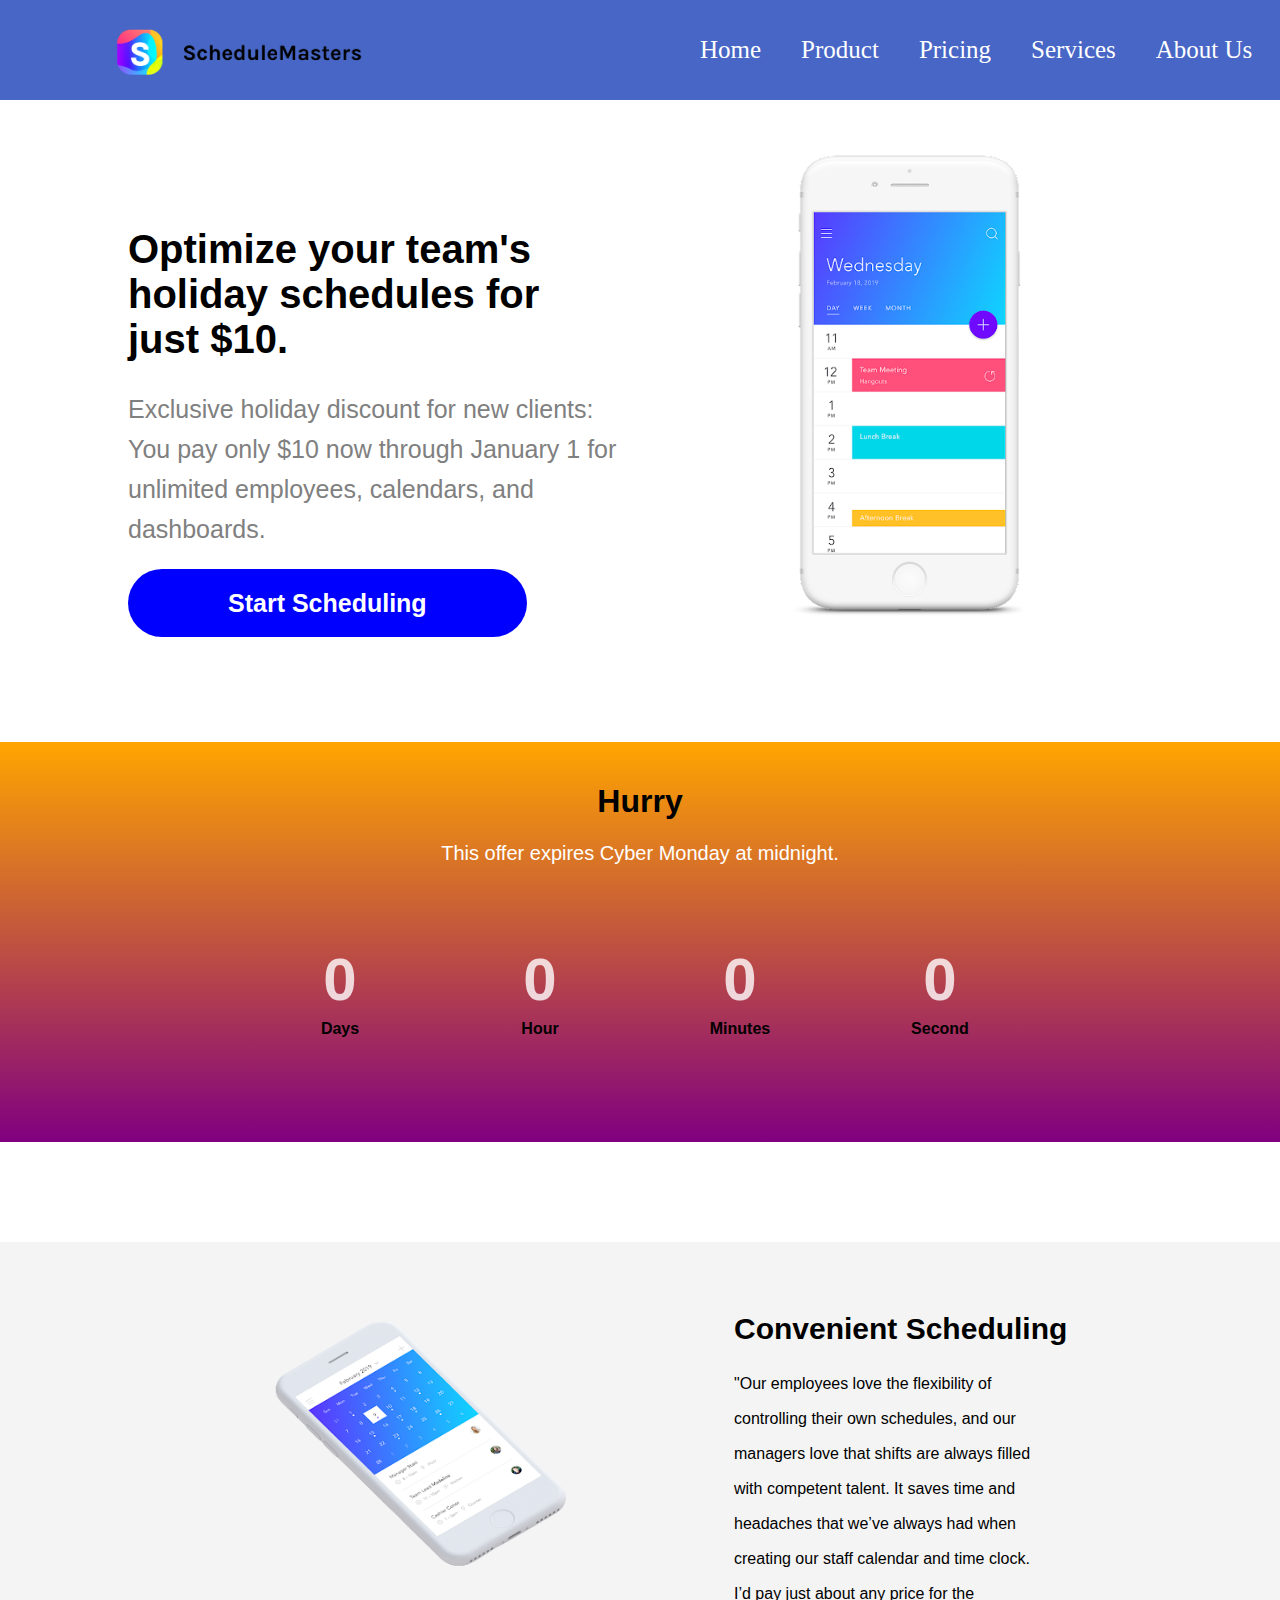
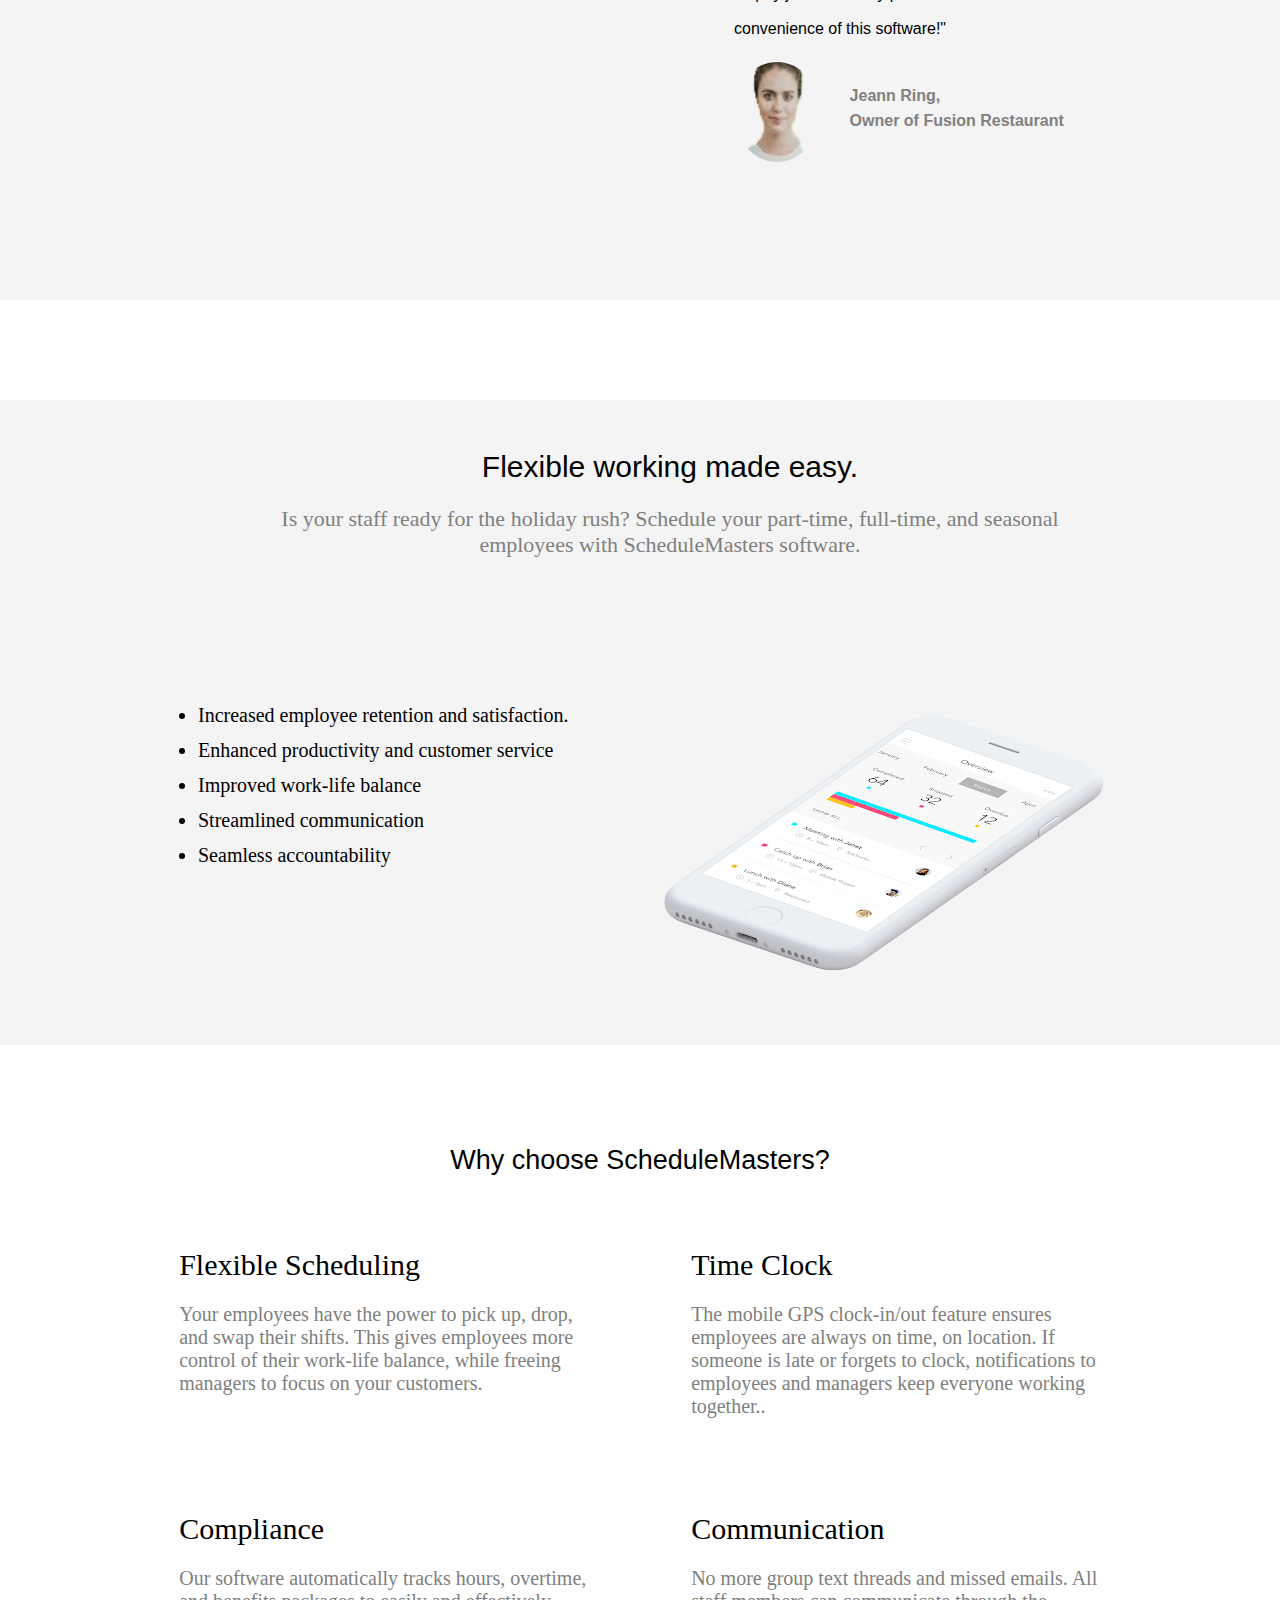
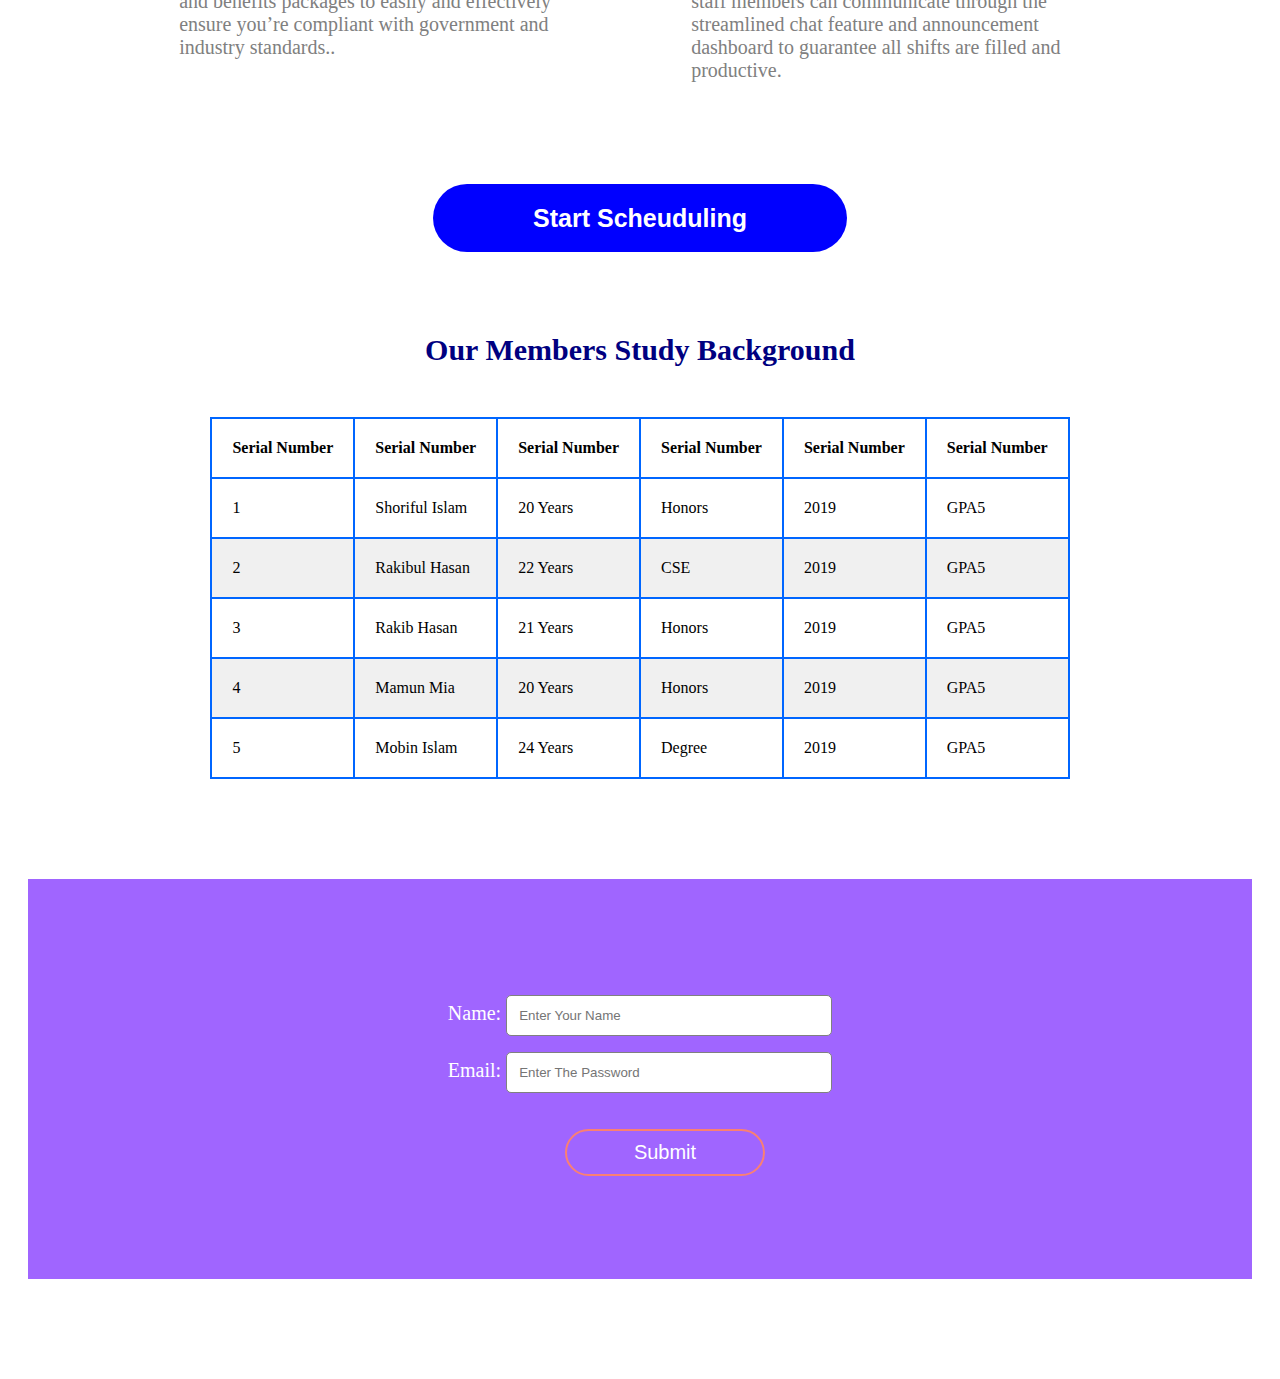
<file: index.html>
<!DOCTYPE html>
<html lang="en">
<head>
    <meta charset="UTF-8">
    <meta http-equiv="X-UA-Compatible" content="IE=edge">
    <meta name="viewport" content="width=device-width, initial-scale=1.0">
    <title>My seceond portfolio website</title>
    <link rel="stylesheet" href="css/style.css">
</head>
<body>

    <nav class="navbar">
        <div class="logo">
            <img src="image/logo.png" alt="">
        </div>

        <div>
            <ul class="nav-links">
                <li><a href="#">Home </a></li>
                <li><a href="#">Product</a></li>
                <li><a href="#">Pricing</a></li>
                <li><a href="css/serice.html">Services</a></li>
                <li><a href="#">About Us</a></li>
            </ul>
        </div>
    </nav>

    <section class="container">
        <div class="banner-area">
            <h1>Optimize your team's <br> holiday schedules for <br> just $10.</h1>
            <p>Exclusive holiday discount for new clients: You pay only $10 now through January 1 for unlimited employees, calendars, and dashboards. </p>

            <a href="#">Start Scheduling</a>
        </div>

        <div class="banner-area">
            <img src="image/banner.png" alt="">
        </div>
    </section>


    <!-- ----main section option----- -->

    <section class="main-section">
         <div class="time-title">
        <h1>Hurry</h1>
        <p>This offer expires Cyber Monday at midnight. </p>
         </div>

        <div class="time-counting">
            <div>
            <h1>0</h1> 
            <p>Days</p>
        </div>
        <div>
            <h1>0</h1> 
            <p>Hour</p>
        </div>
        <div>
            <h1>0</h1> 
            <p>Minutes</p>
        </div>
        <div>
            <h1>0</h1> 
            <p>Second</p>
        </div>
        </div>
    </section>


    <section class="convenience">
       <div class="convence-group">
         <img src="image/main page mobile2.png" alt="">
       </div>

       <div class="convence-group1">
         <h1>Convenient Scheduling</h1>
         <p>"Our employees love the flexibility of controlling their own schedules, and our managers love that shifts are always filled with competent talent. It saves time and headaches that we’ve always had when creating our staff calendar and time clock. I’d pay just about any price for the convenience of this software!"</p>


         <div class="owner">
            <img src="image/owner.png"alt="">

            <h1>Jeann Ring, <br>
Owner of Fusion Restaurant</h1>
         </div>
       </div>
    </section>








    <section class="counting">
        <div class="counter-title">
            <h1>Flexible working made easy.</h1>

            <p>Is your staff ready for the holiday rush? Schedule your part-time, full-time, and seasonal <br> employees with ScheduleMasters software.</p>
        </div>

        <div class="counter">
            <div class="counter-group">
                <ul>
                    <li>Increased employee retention and satisfaction.</li>
                    <li>Enhanced productivity and customer service</li>
                    <li>Improved work-life balance </li>
                    <li>Streamlined communication</li>
                    <li>Seamless accountability </li>
                </ul>
            </div>

            <div class="counter-group1">
                <img src="image/counter mobile2.png" alt="">
            </div>
        </div>
    </section>







    <!-- -----discuss----- -->

    <section>
        <h1 class="discuss-title">Why choose ScheduleMasters?</h1>

        <div class="discuss">
            <div class="discuss-group">
                <h1>Flexible Scheduling</h1>
                <p>Your employees have the power to pick up, drop, and swap their shifts. This gives employees more control of their work-life balance, while freeing managers to focus on your customers.</p>
            </div>
            <div class="discuss-group">
                <h1>Time Clock</h1>
                <p>The mobile GPS clock-in/out feature ensures employees are always on time, on location. If someone is late or forgets to clock, notifications to employees and managers keep everyone working together..</p>
            </div>
             </div>

            
           <div class="discus">
             <div class="discuss-group">
                <h1>Compliance</h1>
                <p>Our software automatically tracks hours, overtime, and benefits packages to easily and effectively ensure you’re compliant with government and industry standards..</p>
            </div>
            <div class="discuss-group">
                <h1>Communication</h1>
                <p>No more group text threads and missed emails. All staff members can communicate through the streamlined chat feature and announcement dashboard to guarantee all shifts are filled and productive.</p>

            </div>

           
           </div>

           <div class="button">
             <a href="#">Start Scheuduling</a>
           </div>

       
        </section>



        <section class="table">
            <h1 style="text-align: center; color:navy; font-size: 30px; margin-bottom: 50px; ">Our Members Study Background</h1>
            <table>
                <thead>
                    <th>Serial Number</th>
                    <th>Serial Number</th>
                    <th>Serial Number</th>
                    <th>Serial Number</th>
                    <th>Serial Number</th>
                    <th>Serial Number</th>

                </thead>
                <tbody>
                    <tr>
                        <td>1</td>
                        <td>Shoriful Islam</td>
                        <td>20 Years</td>
                        <td>Honors</td>
                        <td>2019</td>
                        <td>GPA5</td>
                    </tr>
                    <tr>
                        <td>2</td>
                        <td>Rakibul Hasan</td>
                        <td>22 Years</td>
                        <td>CSE</td>
                        <td>2019</td>
                        <td>GPA5</td>
                    </tr>
                    <tr>
                        <td>3</td>
                        <td>Rakib Hasan</td>
                        <td>21 Years</td>
                        <td>Honors</td>
                        <td>2019</td>
                        <td>GPA5</td>
                    </tr>
                    <tr>
                        <td>4</td>
                        <td>Mamun Mia</td>
                        <td>20 Years</td>
                        <td>Honors</td>
                        <td>2019</td>
                        <td>GPA5</td>
                    </tr>
                    <tr>
                        <td>5</td>
                        <td>Mobin Islam</td>
                        <td>24 Years</td>
                        <td>Degree</td>
                        <td>2019</td>
                        <td>GPA5</td>
                    </tr>
                </tbody>
            </table>
        </section>



    <!-- -----Registration section----- -->
    <section>
        <form class="registration">

            <p>
                <label for=""> Name: 
                    <input type="text" name="" placeholder="Enter Your Name" id="">
                </label>
            </p>
            <p>
                <label for=""> Email:
                    <input type="email" placeholder="Enter The Password" name="" id="">
                </label>
            </p>
           
            <button type="submit">Submit</button>
        </form>

    </section>



    
    
</body>
</html>
</file>
<file: css/style.css>
body {
    margin: 0;
    padding: 0;
    box-sizing: border-box;
    overflow-x: hidden;


}

.navbar {
    display: flex;
    background-color: rgb(71, 102, 197);
}

.navbar div {
    width: 50%;
}

.logo img {
    width: 40%;
    margin-left: 15%;
    padding: 10px;
    color: white;
}

.nav-links {
    display: flex;
}

.nav-links li {
    padding: 20px;

    list-style: none;
}

.nav-links li a:hover {
    transition: .5s;
    color: olivedrab;

}

.nav-links li a {
    text-decoration: none;
    font-size: 25px;
    color: white;
}




/* -----container option css------ */

.container {
    display: flex;
    width: 100%;
    margin-top: 100px;
}


.banner-area {
    width: 50%;
    margin-left: 10%;
}

.banner-area img {
    width: 55%;
    margin-top: -70px;

}

.banner-area h1 {
    font-size: 40px;
    font-family: Arial, Helvetica, sans-serif;
}

.banner-area p {
    font-size: 25px;
    line-height: 40px;
    margin-bottom: 40px;
    color: grey;
    font-family: Arial, Helvetica, sans-serif;
    font-weight: 100;
}

.banner-area a {
    text-decoration: none;
    background-color: blue;
    padding: 20px 100px;
    color: white;
    border-radius: 50px;
    font-size: 25px;
    font-family: Arial, Helvetica, sans-serif;
    font-weight: 700;
}







/*----- main section option css-------- */
.main-section {
    width: 100%;
    background-image: linear-gradient(orange, purple);
    text-align: center;
    margin-top: 100px;
    height: 400px;
}

.time-counting {
    display: flex;
    justify-content: center;

}

.time-title {
    padding: 20px;
    font-family: Arial, Helvetica, sans-serif;
    font-weight: 100;
}

.time-title p {
    font-size: 20px;
    color: white;
}


.time-counting div {
    width: 200px;
    font-size: 30px;
    font-family: Arial, Helvetica, sans-serif;
}

.time-counting h1 {
    margin-bottom: -10px;
    color: rgba(255, 255, 255, 0.795);

}

.time-counting p {
    font-size: 16px;
    font-weight: bold;
}


/* ----new section---- */
.convenience {
    display: flex;
    justify-content: start;
    width: 100%;
    padding: 10px;
    background-color: rgba(211, 211, 211, 0.24);
    margin-top: 100px;
}

.convence-group {
    width: 50%;
    padding: 20px;
    margin-left: 10%;

}

.convence-group img {
    width: 100%;
}

.convence-group1 {
    width: 50%;
    margin: 10%;
    margin-top: 40px;
}

.convence-group1 h1 {
    font-size: 30px;
    font-family: Arial, Helvetica, sans-serif;
}

.convence-group1 p {
    font-family: Arial, Helvetica, sans-serif;
    font-size: 16px;
    margin-right: 30%;
    line-height: 35px;
}


.owner {
    display: flex;
}

.owner img {
    border-radius: 50%;
    width: 20%;
    height: 100px;
}

.owner h1 {
    font-size: 16px;
    line-height: 25px;
    padding: 10px;
    margin-left: 20px;
    color: grey;
}







/*--- another section css---- */


.counting {
    width: 100%;
    background-color: rgba(211, 211, 211, 0.24);
    margin-top: 100px;
    padding: 30px;
}

.counter {
    display: flex;
    margin-top: 120px;
}

.counter-title {
    text-align: center;
}

.counter-title h1 {
    font-size: 30px;
    font-weight: 100;
    font-family: Arial, Helvetica, sans-serif;
}

.counter-title p {
    font-size: 22px;
    color: grey;
}

.counter-group {
    width: 40%;
    font-size: 20px;
    margin-left: 10%;
    line-height: 35px;
}



.counter-group1 {
    width: 60%;
}





/* ------new secton csss----- */

.discuss {
    display: flex;
    width: 80%;
    margin: auto;
    margin-bottom: -150px;
}

.discuss-title {
    text-align: center;
    margin-top: 100px;
    margin-bottom: -50px;
    font-size: 27px;
    font-family: Arial, Helvetica, sans-serif;
    font-weight: 500;
}

.discus {
    display: flex;
    width: 80%;
    margin: auto;
}

.discuss-group {
    width: 40%;
    margin: 10% 5%;

}

.discuss-group h1 {
    font-size: 30px;
    font-weight: 400;
}

.discuss-group p {
    font-size: 20px;
    color: grey;

}


.button {
    text-align: center;
}

.button a {
    text-decoration: none;
    background-color: blue;
    padding: 20px 100px;
    color: white;
    border-radius: 50px;
    font-size: 25px;
    font-family: Arial, Helvetica, sans-serif;
    font-weight: 700;
    margin-bottom: 100px;
}



/* -------Registration css ------- */

.registration {
    text-align: center;
    background-color: rgba(98, 0, 255, 0.603);
    width: 80%;
    height: 200px;
    padding: 100px;
    margin: 100px auto;
}

.registration label {
    font-size: 20px;
    color: white;


}

.registration input {
    width: 300px;
    padding: 12px;
    border-radius: 5px;
    border: 1px solid gray;

}

button {
    width: 200px;
    padding: 10px;
    text-align: center;
    margin-left: 50px;
    font-family: sans-serif;
    font-size: 20px;
    color: white;
    background: transparent;
    cursor: pointer;
    border: 2px solid salmon;
    border-radius: 35px;
    margin-top: 20px;
}

button:hover {
    background-color: rgb(0, 16, 236);
    transition: .3s;

}

/* ---------table css--------- */

.table {
    margin-top: 100px;

}

table {
    border-collapse: collapse;
    margin: auto;

}

th,
td {
    border: 2px solid rgb(0, 102, 255);
    padding: 20px;
}

tr:nth-child(2n) {
    background-color: rgba(128, 128, 128, 0.116);
}

/*----- service------- */

.service {
    width: 80%;
    margin: auto;
}

.email,
.trx {
    width: 200px;
    padding: 10px;
    border-radius: 3px;
    border: 1px solid blueviolet;
}

.btn {
    text-decoration: none;
    background-color: rgb(53, 37, 6);
    padding: 10px 30px;
    margin-left: 0;
    color: white;
    border-radius: 50px;
    font-size: 16px;
    font-family: Arial, Helvetica, sans-serif;
    margin-bottom: 100px;

}
</file>
